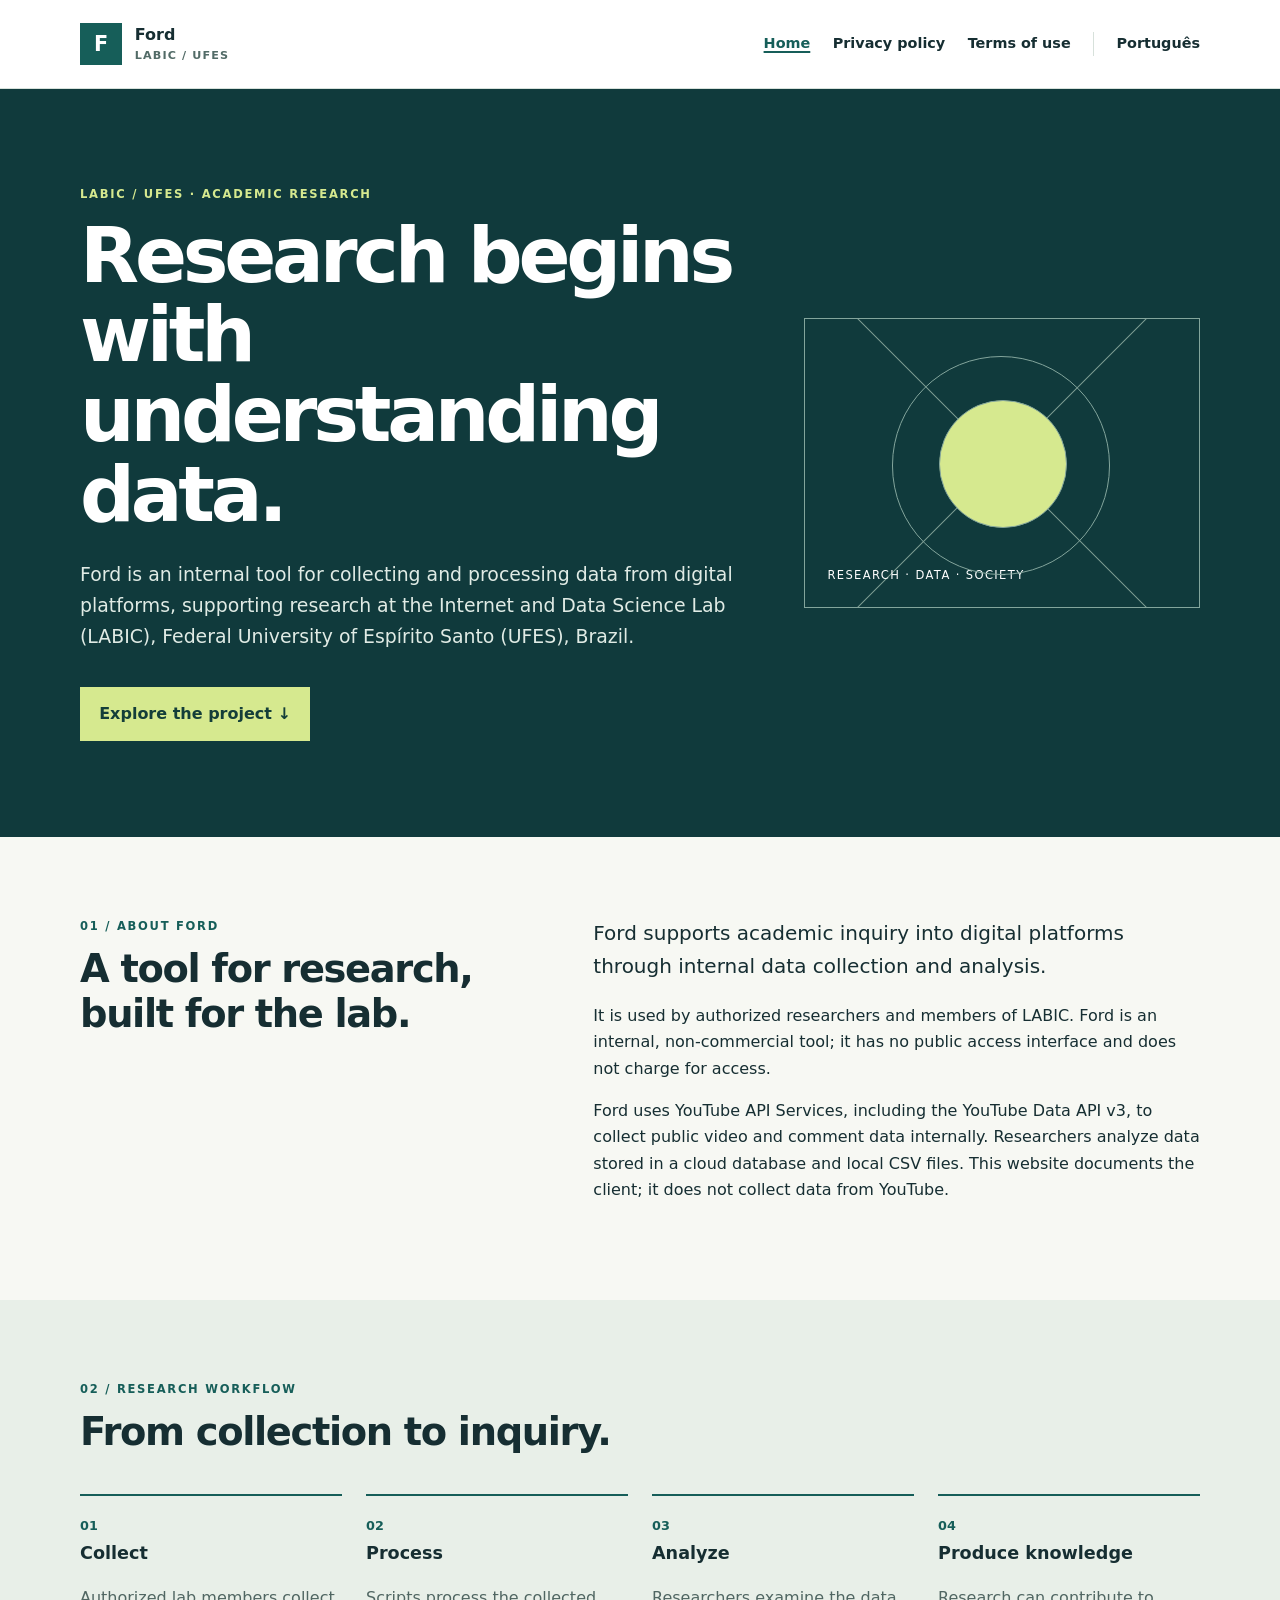
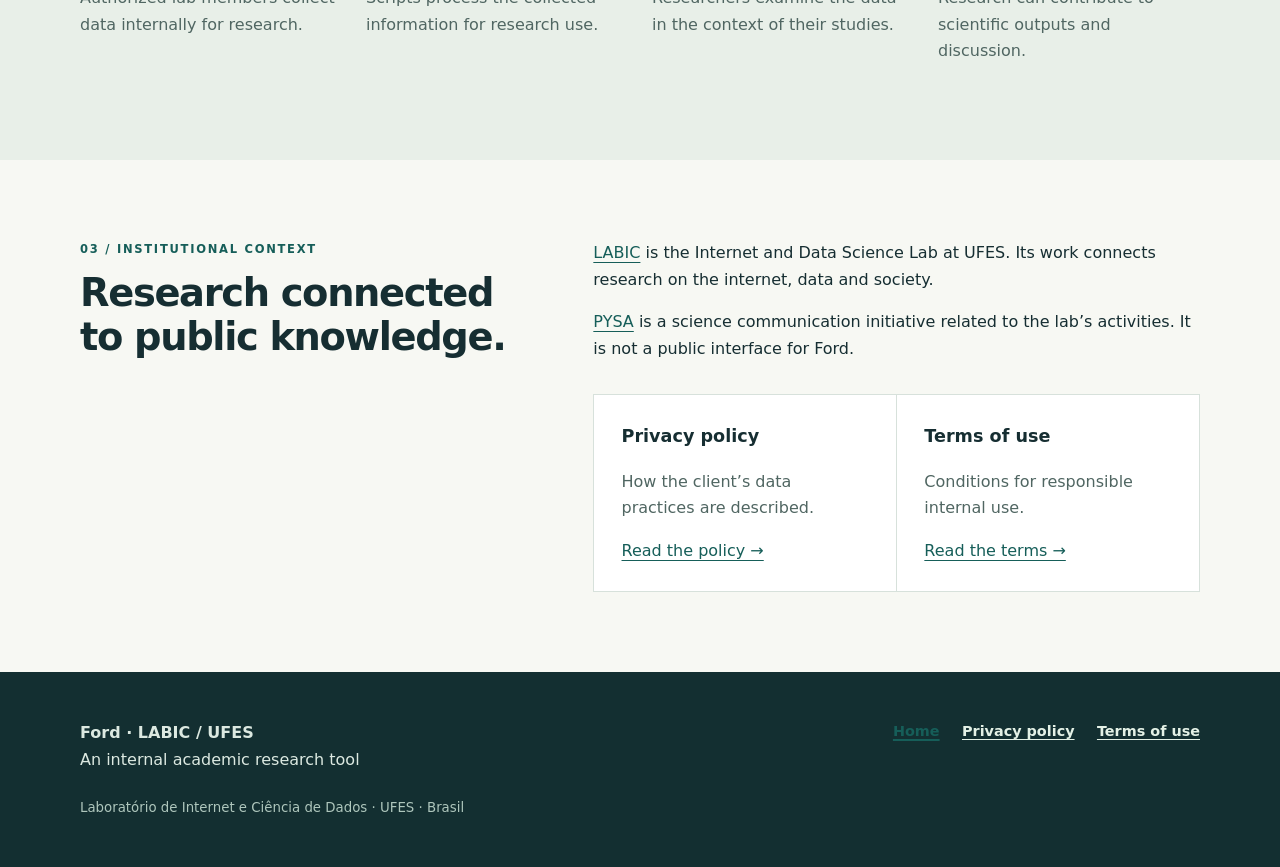
<file: index.html>
<!doctype html><html lang="en"><head><meta charset="utf-8"><meta name="viewport" content="width=device-width, initial-scale=1"><meta name="description" content="Ford · LABIC / UFES — academic research and YouTube API Services"><title>Home | Ford · LABIC/UFES</title><link rel="stylesheet" href="assets/css/style.css"></head><body><a class="skip" href="#main">Skip to content</a><header><div class="wrap head"><a class="brand" href="index.html"><span class="mark" aria-hidden="true">F</span><span>Ford<small>LABIC / UFES</small></span></a><nav aria-label="Main navigation"><a href="index.html" aria-current="page">Home</a><a href="privacy.html">Privacy policy</a><a href="terms.html">Terms of use</a><a class="lang" hreflang="pt-BR" href="pt-br/index.html">Português</a></nav></div></header><main id="main"><section class="hero"><div class="wrap hero-grid"><div><p class="eyebrow">LABIC / UFES · Academic research</p><h1>Research begins with understanding data.</h1><p class="lead">Ford is an internal tool for collecting and processing data from digital platforms, supporting research at the Internet and Data Science Lab (LABIC), Federal University of Espírito Santo (UFES), Brazil.</p><a class="button" href="#about">Explore the project ↓</a></div><div class="art" aria-hidden="true"><span>Research · Data · Society</span></div></div></section><section class="section" id="about"><div class="wrap split"><div><p class="eyebrow">01 / About Ford</p><h2>A tool for research, built for the lab.</h2></div><div><p class="intro">Ford supports academic inquiry into digital platforms through internal data collection and analysis.</p><p>It is used by authorized researchers and members of LABIC. Ford is an internal, non-commercial tool; it has no public access interface and does not charge for access.</p><p>Ford uses YouTube API Services, including the YouTube Data API v3, to collect public video and comment data internally. Researchers analyze data stored in a cloud database and local CSV files. This website documents the client; it does not collect data from YouTube.</p></div></div></section><section class="section workflow"><div class="wrap"><p class="eyebrow">02 / Research workflow</p><h2>From collection to inquiry.</h2><div class="steps"><div class="step"><b>01</b><h3>Collect</h3><p>Authorized lab members collect data internally for research.</p></div><div class="step"><b>02</b><h3>Process</h3><p>Scripts process the collected information for research use.</p></div><div class="step"><b>03</b><h3>Analyze</h3><p>Researchers examine the data in the context of their studies.</p></div><div class="step"><b>04</b><h3>Produce knowledge</h3><p>Research can contribute to scientific outputs and discussion.</p></div></div></div></section><section class="section"><div class="wrap split"><div><p class="eyebrow">03 / Institutional context</p><h2>Research connected to public knowledge.</h2></div><div><p><a href="https://www.labic.net/">LABIC</a> is the Internet and Data Science Lab at UFES. Its work connects research on the internet, data and society.</p><p><a href="https://pysa.com.br/">PYSA</a> is a science communication initiative related to the lab’s activities. It is not a public interface for Ford.</p><div class="cards"><div class="card"><h3>Privacy policy</h3><p>How the client’s data practices are described.</p><a href="privacy.html">Read the policy →</a></div><div class="card"><h3>Terms of use</h3><p>Conditions for responsible internal use.</p><a href="terms.html">Read the terms →</a></div></div></div></div></section></main><footer><div class="wrap"><div class="foot"><div><strong>Ford · LABIC / UFES</strong><br>An internal academic research tool</div><nav aria-label="Footer navigation"><a href="index.html" aria-current="page">Home</a><a href="privacy.html">Privacy policy</a><a href="terms.html">Terms of use</a></nav></div><small>Laboratório de Internet e Ciência de Dados · UFES · Brasil</small></div></footer></body></html>
</file>
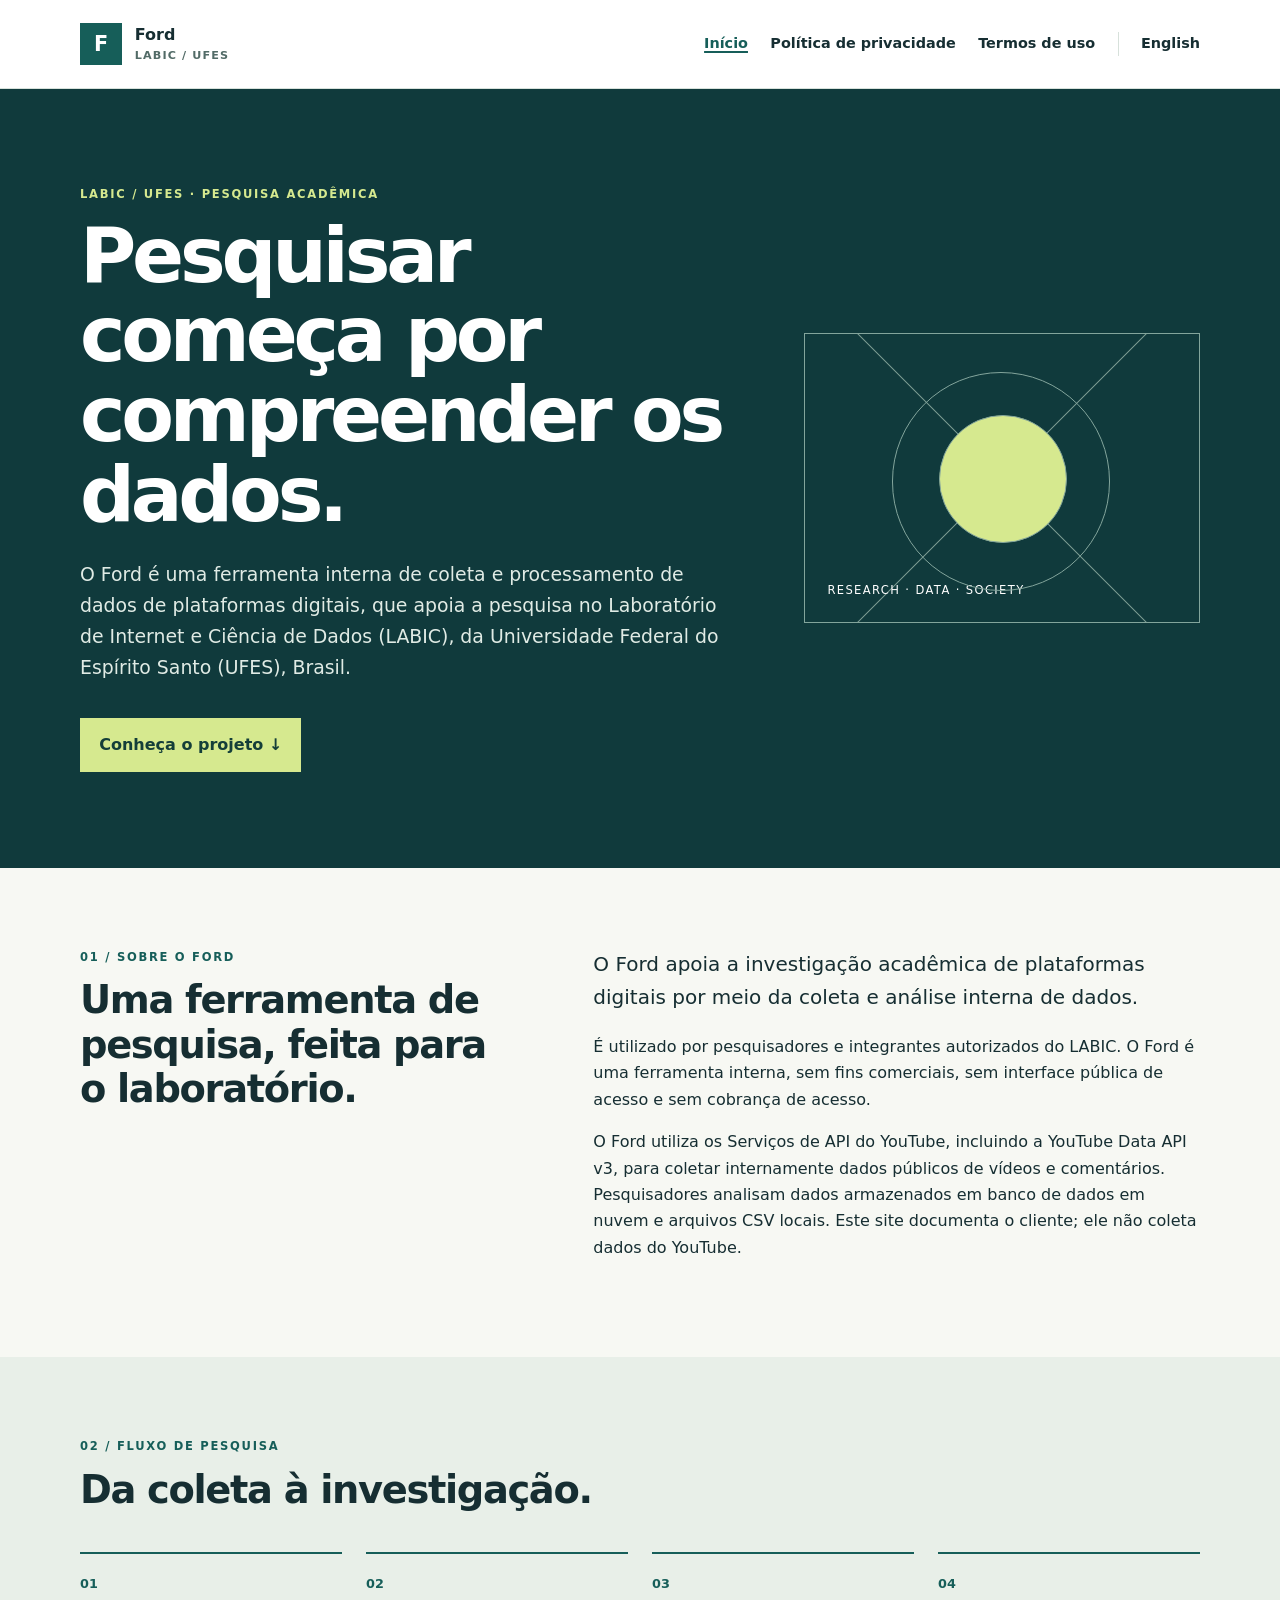
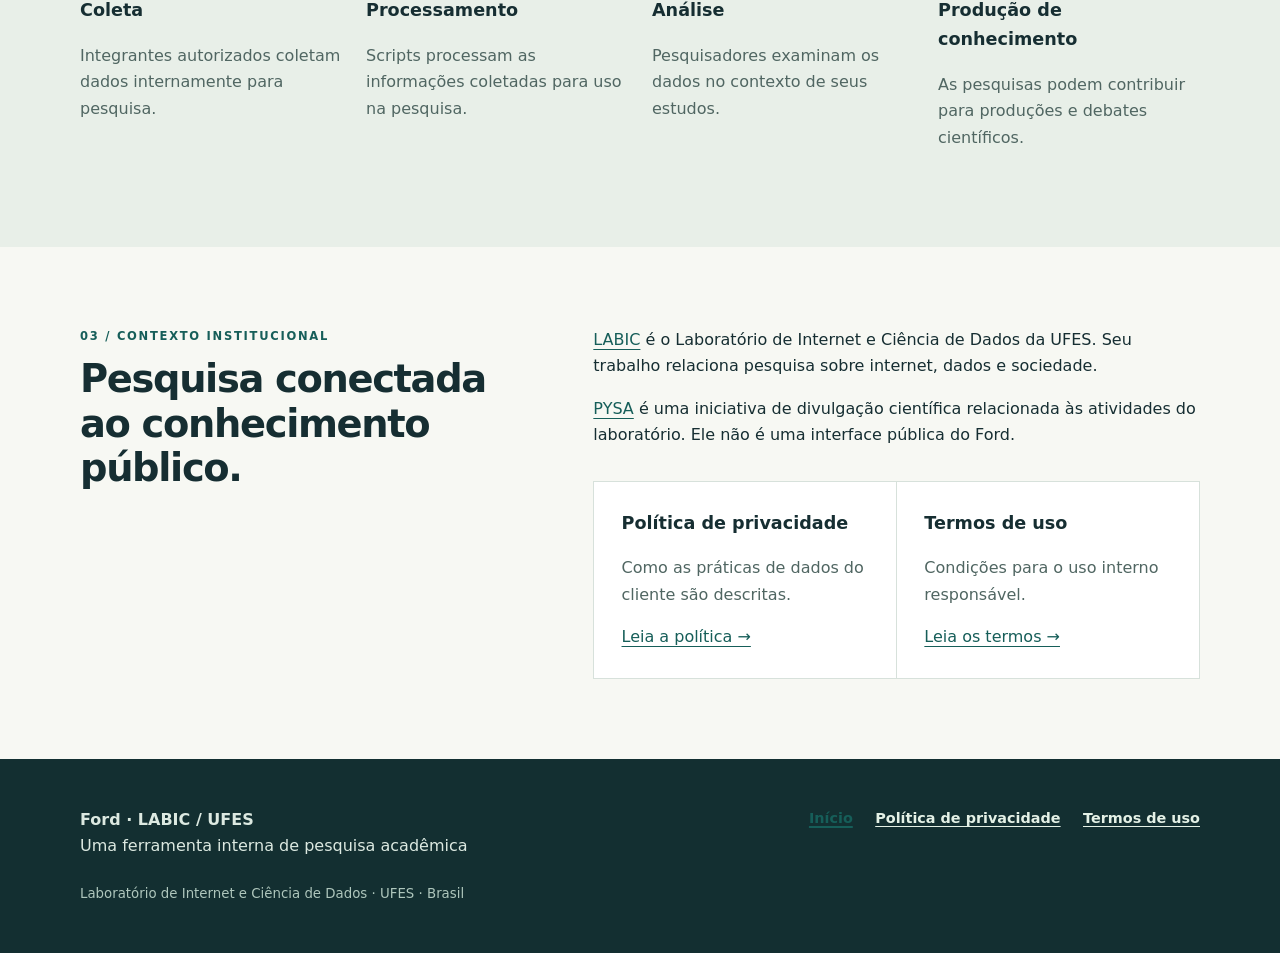
<file: pt-br/index.html>
<!doctype html><html lang="pt-BR"><head><meta charset="utf-8"><meta name="viewport" content="width=device-width, initial-scale=1"><meta name="description" content="Ford · LABIC / UFES — academic research and YouTube API Services"><title>Início | Ford · LABIC/UFES</title><link rel="stylesheet" href="../assets/css/style.css"></head><body><a class="skip" href="#main">Pular para o conteúdo</a><header><div class="wrap head"><a class="brand" href="index.html"><span class="mark" aria-hidden="true">F</span><span>Ford<small>LABIC / UFES</small></span></a><nav aria-label="Navegação principal"><a href="index.html" aria-current="page">Início</a><a href="privacy.html">Política de privacidade</a><a href="terms.html">Termos de uso</a><a class="lang" hreflang="en" href="../index.html">English</a></nav></div></header><main id="main"><section class="hero"><div class="wrap hero-grid"><div><p class="eyebrow">LABIC / UFES · Pesquisa acadêmica</p><h1>Pesquisar começa por compreender os dados.</h1><p class="lead">O Ford é uma ferramenta interna de coleta e processamento de dados de plataformas digitais, que apoia a pesquisa no Laboratório de Internet e Ciência de Dados (LABIC), da Universidade Federal do Espírito Santo (UFES), Brasil.</p><a class="button" href="#about">Conheça o projeto ↓</a></div><div class="art" aria-hidden="true"><span>Research · Data · Society</span></div></div></section><section class="section" id="about"><div class="wrap split"><div><p class="eyebrow">01 / Sobre o Ford</p><h2>Uma ferramenta de pesquisa, feita para o laboratório.</h2></div><div><p class="intro">O Ford apoia a investigação acadêmica de plataformas digitais por meio da coleta e análise interna de dados.</p><p>É utilizado por pesquisadores e integrantes autorizados do LABIC. O Ford é uma ferramenta interna, sem fins comerciais, sem interface pública de acesso e sem cobrança de acesso.</p><p>O Ford utiliza os Serviços de API do YouTube, incluindo a YouTube Data API v3, para coletar internamente dados públicos de vídeos e comentários. Pesquisadores analisam dados armazenados em banco de dados em nuvem e arquivos CSV locais. Este site documenta o cliente; ele não coleta dados do YouTube.</p></div></div></section><section class="section workflow"><div class="wrap"><p class="eyebrow">02 / Fluxo de pesquisa</p><h2>Da coleta à investigação.</h2><div class="steps"><div class="step"><b>01</b><h3>Coleta</h3><p>Integrantes autorizados coletam dados internamente para pesquisa.</p></div><div class="step"><b>02</b><h3>Processamento</h3><p>Scripts processam as informações coletadas para uso na pesquisa.</p></div><div class="step"><b>03</b><h3>Análise</h3><p>Pesquisadores examinam os dados no contexto de seus estudos.</p></div><div class="step"><b>04</b><h3>Produção de conhecimento</h3><p>As pesquisas podem contribuir para produções e debates científicos.</p></div></div></div></section><section class="section"><div class="wrap split"><div><p class="eyebrow">03 / Contexto institucional</p><h2>Pesquisa conectada ao conhecimento público.</h2></div><div><p><a href="https://www.labic.net/">LABIC</a> é o Laboratório de Internet e Ciência de Dados da UFES. Seu trabalho relaciona pesquisa sobre internet, dados e sociedade.</p><p><a href="https://pysa.com.br/">PYSA</a> é uma iniciativa de divulgação científica relacionada às atividades do laboratório. Ele não é uma interface pública do Ford.</p><div class="cards"><div class="card"><h3>Política de privacidade</h3><p>Como as práticas de dados do cliente são descritas.</p><a href="privacy.html">Leia a política →</a></div><div class="card"><h3>Termos de uso</h3><p>Condições para o uso interno responsável.</p><a href="terms.html">Leia os termos →</a></div></div></div></div></section></main><footer><div class="wrap"><div class="foot"><div><strong>Ford · LABIC / UFES</strong><br>Uma ferramenta interna de pesquisa acadêmica</div><nav aria-label="Navegação do rodapé"><a href="index.html" aria-current="page">Início</a><a href="privacy.html">Política de privacidade</a><a href="terms.html">Termos de uso</a></nav></div><small>Laboratório de Internet e Ciência de Dados · UFES · Brasil</small></div></footer></body></html>
</file>
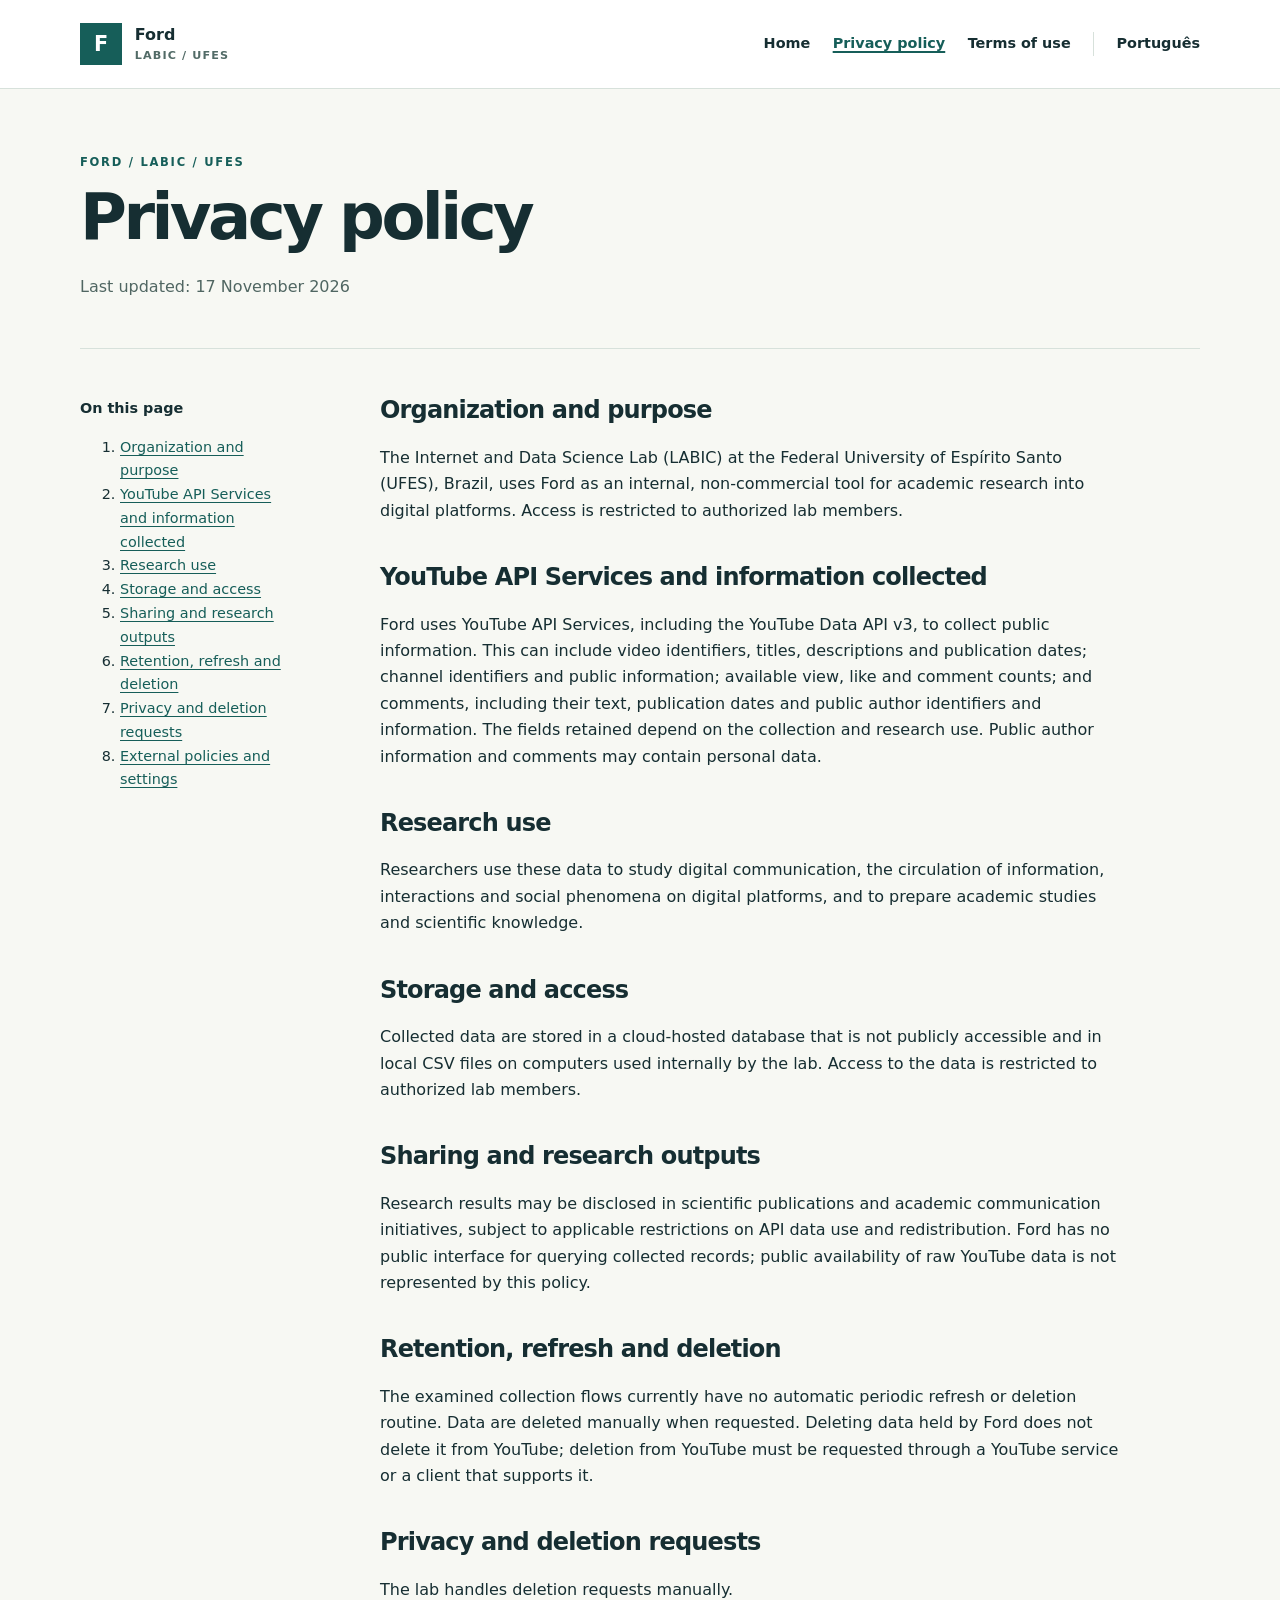
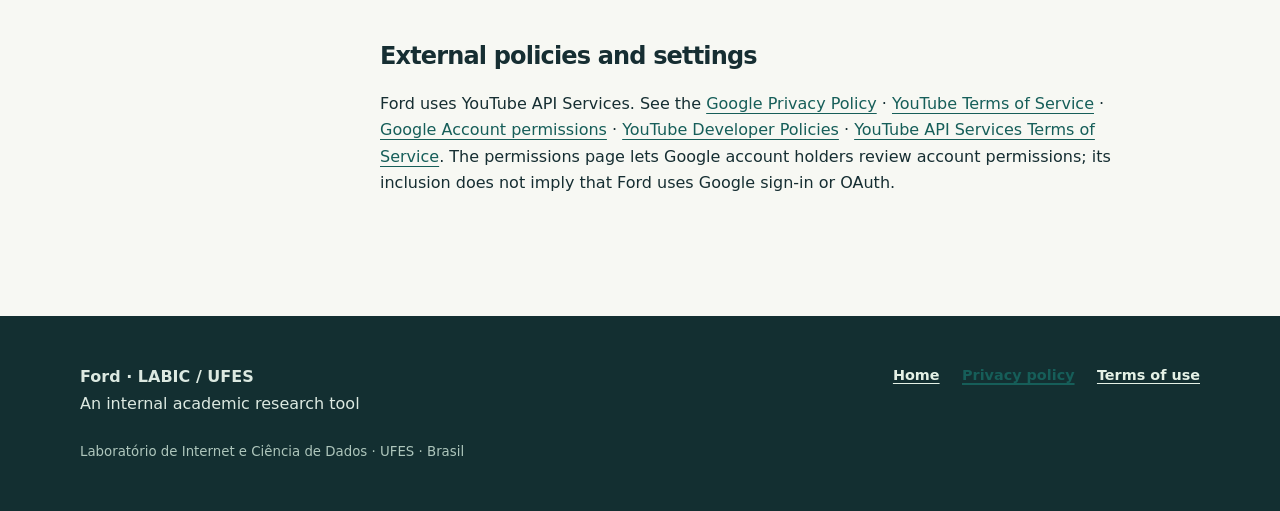
<file: privacy.html>
<!doctype html><html lang="en"><head><meta charset="utf-8"><meta name="viewport" content="width=device-width, initial-scale=1"><meta name="description" content="Ford · LABIC / UFES — academic research and YouTube API Services"><title>Privacy policy | Ford · LABIC/UFES</title><link rel="stylesheet" href="assets/css/style.css"></head><body><a class="skip" href="#main">Skip to content</a><header><div class="wrap head"><a class="brand" href="index.html"><span class="mark" aria-hidden="true">F</span><span>Ford<small>LABIC / UFES</small></span></a><nav aria-label="Main navigation"><a href="index.html">Home</a><a href="privacy.html" aria-current="page">Privacy policy</a><a href="terms.html">Terms of use</a><a class="lang" hreflang="pt-BR" href="pt-br/privacy.html">Português</a></nav></div></header><main id="main"><div class="wrap dochead"><p class="eyebrow">Ford / LABIC / UFES</p><h1>Privacy policy</h1><p class="muted">Last updated: 17 November 2026</p></div><div class="wrap doc"><aside><strong>On this page</strong><ol><li><a href="#s0">Organization and purpose</a></li><li><a href="#s1">YouTube API Services and information collected</a></li><li><a href="#s2">Research use</a></li><li><a href="#s3">Storage and access</a></li><li><a href="#s4">Sharing and research outputs</a></li><li><a href="#s5">Retention, refresh and deletion</a></li><li><a href="#s6">Privacy and deletion requests</a></li><li><a href="#s7">External policies and settings</a></li></ol></aside><article><section id="s0"><h2>Organization and purpose</h2><p>The Internet and Data Science Lab (LABIC) at the Federal University of Espírito Santo (UFES), Brazil, uses Ford as an internal, non-commercial tool for academic research into digital platforms. Access is restricted to authorized lab members.</p></section><section id="s1"><h2>YouTube API Services and information collected</h2><p>Ford uses YouTube API Services, including the YouTube Data API v3, to collect public information. This can include video identifiers, titles, descriptions and publication dates; channel identifiers and public information; available view, like and comment counts; and comments, including their text, publication dates and public author identifiers and information. The fields retained depend on the collection and research use. Public author information and comments may contain personal data.</p></section><section id="s2"><h2>Research use</h2><p>Researchers use these data to study digital communication, the circulation of information, interactions and social phenomena on digital platforms, and to prepare academic studies and scientific knowledge.</p></section><section id="s3"><h2>Storage and access</h2><p>Collected data are stored in a cloud-hosted database that is not publicly accessible and in local CSV files on computers used internally by the lab. Access to the data is restricted to authorized lab members. </p></section><section id="s4"><h2>Sharing and research outputs</h2><p>Research results may be disclosed in scientific publications and academic communication initiatives, subject to applicable restrictions on API data use and redistribution. Ford has no public interface for querying collected records; public availability of raw YouTube data is not represented by this policy.</p></section><section id="s5"><h2>Retention, refresh and deletion</h2><p>The examined collection flows currently have no automatic periodic refresh or deletion routine. Data are deleted manually when requested. Deleting data held by Ford does not delete it from YouTube; deletion from YouTube must be requested through a YouTube service or a client that supports it.</p></section><section id="s6"><h2>Privacy and deletion requests</h2><p>The lab handles deletion requests manually.</p></section><section id="s7"><h2>External policies and settings</h2><p>Ford uses YouTube API Services. See the <a href="https://policies.google.com/privacy">Google Privacy Policy</a> · <a href="https://www.youtube.com/t/terms">YouTube Terms of Service</a> · <a href="https://security.google.com/settings/security/permissions">Google Account permissions</a> · <a href="https://developers.google.com/youtube/terms/developer-policies">YouTube Developer Policies</a> · <a href="https://developers.google.com/youtube/terms/api-services-terms-of-service">YouTube API Services Terms of Service</a>. The permissions page lets Google account holders review account permissions; its inclusion does not imply that Ford uses Google sign-in or OAuth.</p></section></article></div></main><footer><div class="wrap"><div class="foot"><div><strong>Ford · LABIC / UFES</strong><br>An internal academic research tool</div><nav aria-label="Footer navigation"><a href="index.html">Home</a><a href="privacy.html" aria-current="page">Privacy policy</a><a href="terms.html">Terms of use</a></nav></div><small>Laboratório de Internet e Ciência de Dados · UFES · Brasil</small></div></footer></body></html>
</file>
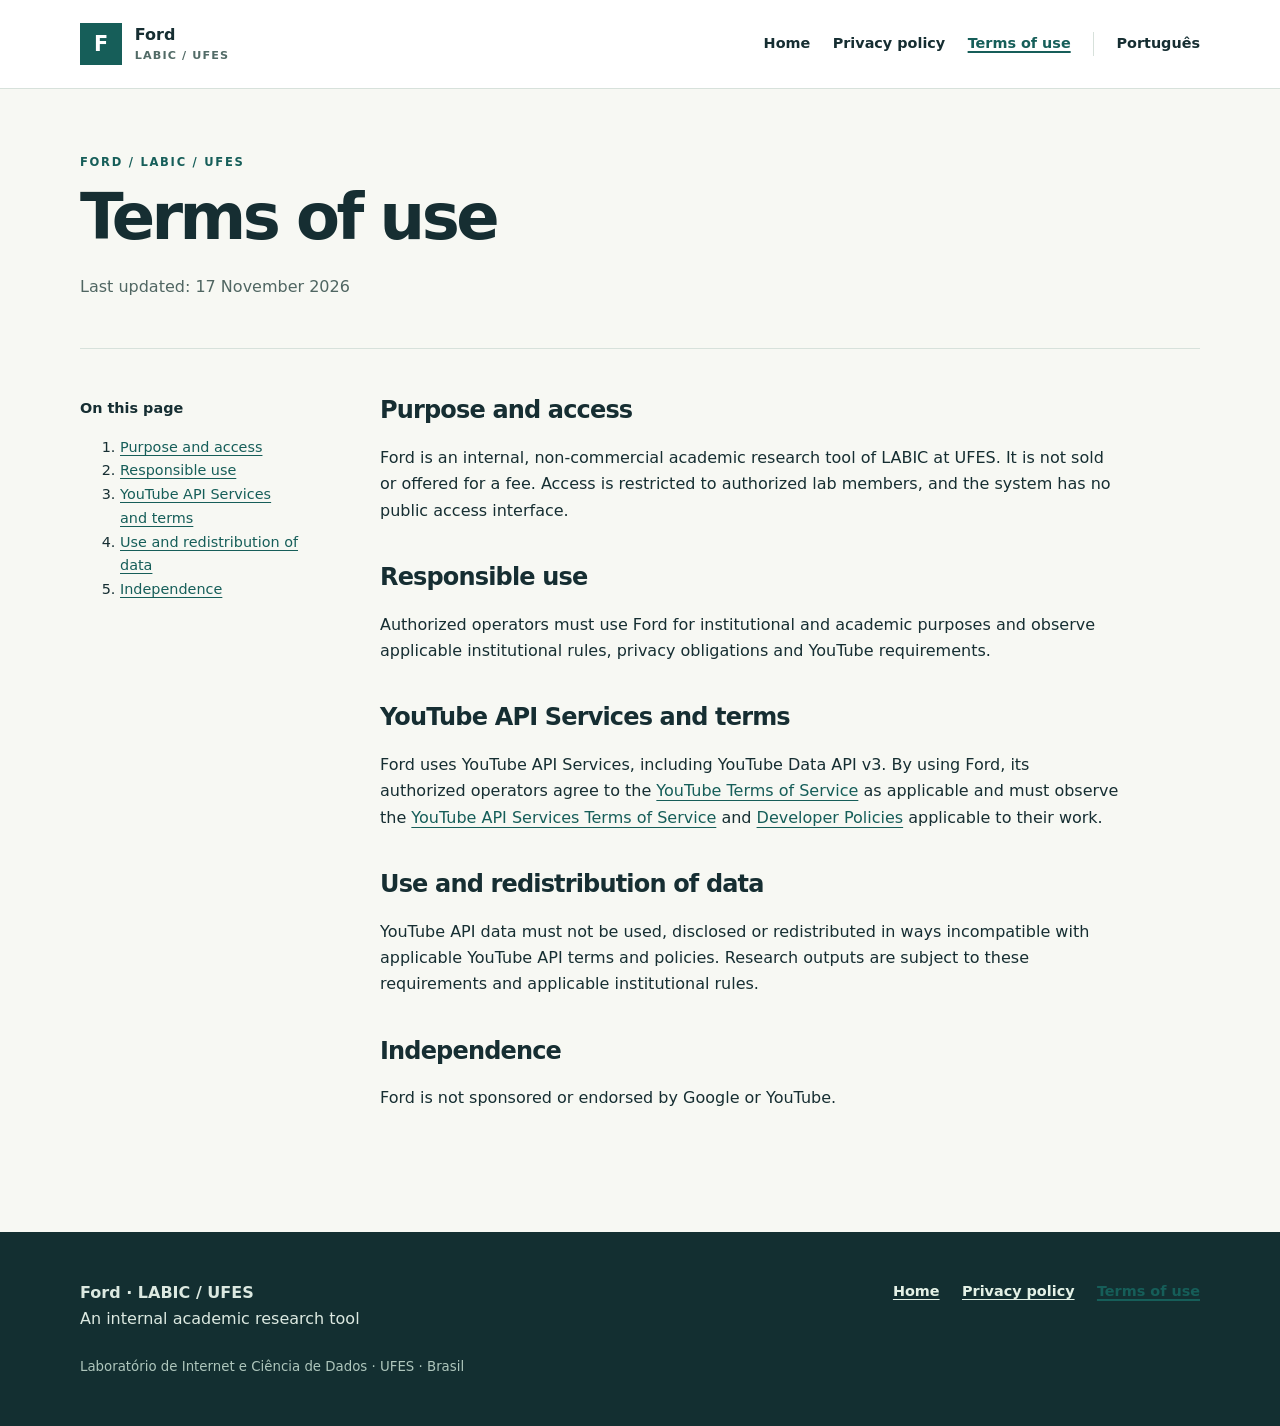
<file: terms.html>
<!doctype html><html lang="en"><head><meta charset="utf-8"><meta name="viewport" content="width=device-width, initial-scale=1"><meta name="description" content="Ford · LABIC / UFES — academic research and YouTube API Services"><title>Terms of use | Ford · LABIC/UFES</title><link rel="stylesheet" href="assets/css/style.css"></head><body><a class="skip" href="#main">Skip to content</a><header><div class="wrap head"><a class="brand" href="index.html"><span class="mark" aria-hidden="true">F</span><span>Ford<small>LABIC / UFES</small></span></a><nav aria-label="Main navigation"><a href="index.html">Home</a><a href="privacy.html">Privacy policy</a><a href="terms.html" aria-current="page">Terms of use</a><a class="lang" hreflang="pt-BR" href="pt-br/terms.html">Português</a></nav></div></header><main id="main"><div class="wrap dochead"><p class="eyebrow">Ford / LABIC / UFES</p><h1>Terms of use</h1><p class="muted">Last updated: 17 November 2026</p></div><div class="wrap doc"><aside><strong>On this page</strong><ol><li><a href="#s0">Purpose and access</a></li><li><a href="#s1">Responsible use</a></li><li><a href="#s2">YouTube API Services and terms</a></li><li><a href="#s3">Use and redistribution of data</a></li><li><a href="#s4">Independence</a></li></ol></aside><article><section id="s0"><h2>Purpose and access</h2><p>Ford is an internal, non-commercial academic research tool of LABIC at UFES. It is not sold or offered for a fee. Access is restricted to authorized lab members, and the system has no public access interface.</p></section><section id="s1"><h2>Responsible use</h2><p>Authorized operators must use Ford for institutional and academic purposes and observe applicable institutional rules, privacy obligations and YouTube requirements.</p></section><section id="s2"><h2>YouTube API Services and terms</h2><p>Ford uses YouTube API Services, including YouTube Data API v3. By using Ford, its authorized operators agree to the <a href="https://www.youtube.com/t/terms">YouTube Terms of Service</a> as applicable and must observe the <a href="https://developers.google.com/youtube/terms/api-services-terms-of-service">YouTube API Services Terms of Service</a> and <a href="https://developers.google.com/youtube/terms/developer-policies">Developer Policies</a> applicable to their work.</p></section><section id="s3"><h2>Use and redistribution of data</h2><p>YouTube API data must not be used, disclosed or redistributed in ways incompatible with applicable YouTube API terms and policies. Research outputs are subject to these requirements and applicable institutional rules.</p></section><section id="s4"><h2>Independence</h2><p>Ford is not sponsored or endorsed by Google or YouTube.</p></section></article></div></main><footer><div class="wrap"><div class="foot"><div><strong>Ford · LABIC / UFES</strong><br>An internal academic research tool</div><nav aria-label="Footer navigation"><a href="index.html">Home</a><a href="privacy.html">Privacy policy</a><a href="terms.html" aria-current="page">Terms of use</a></nav></div><small>Laboratório de Internet e Ciência de Dados · UFES · Brasil</small></div></footer></body></html>
</file>
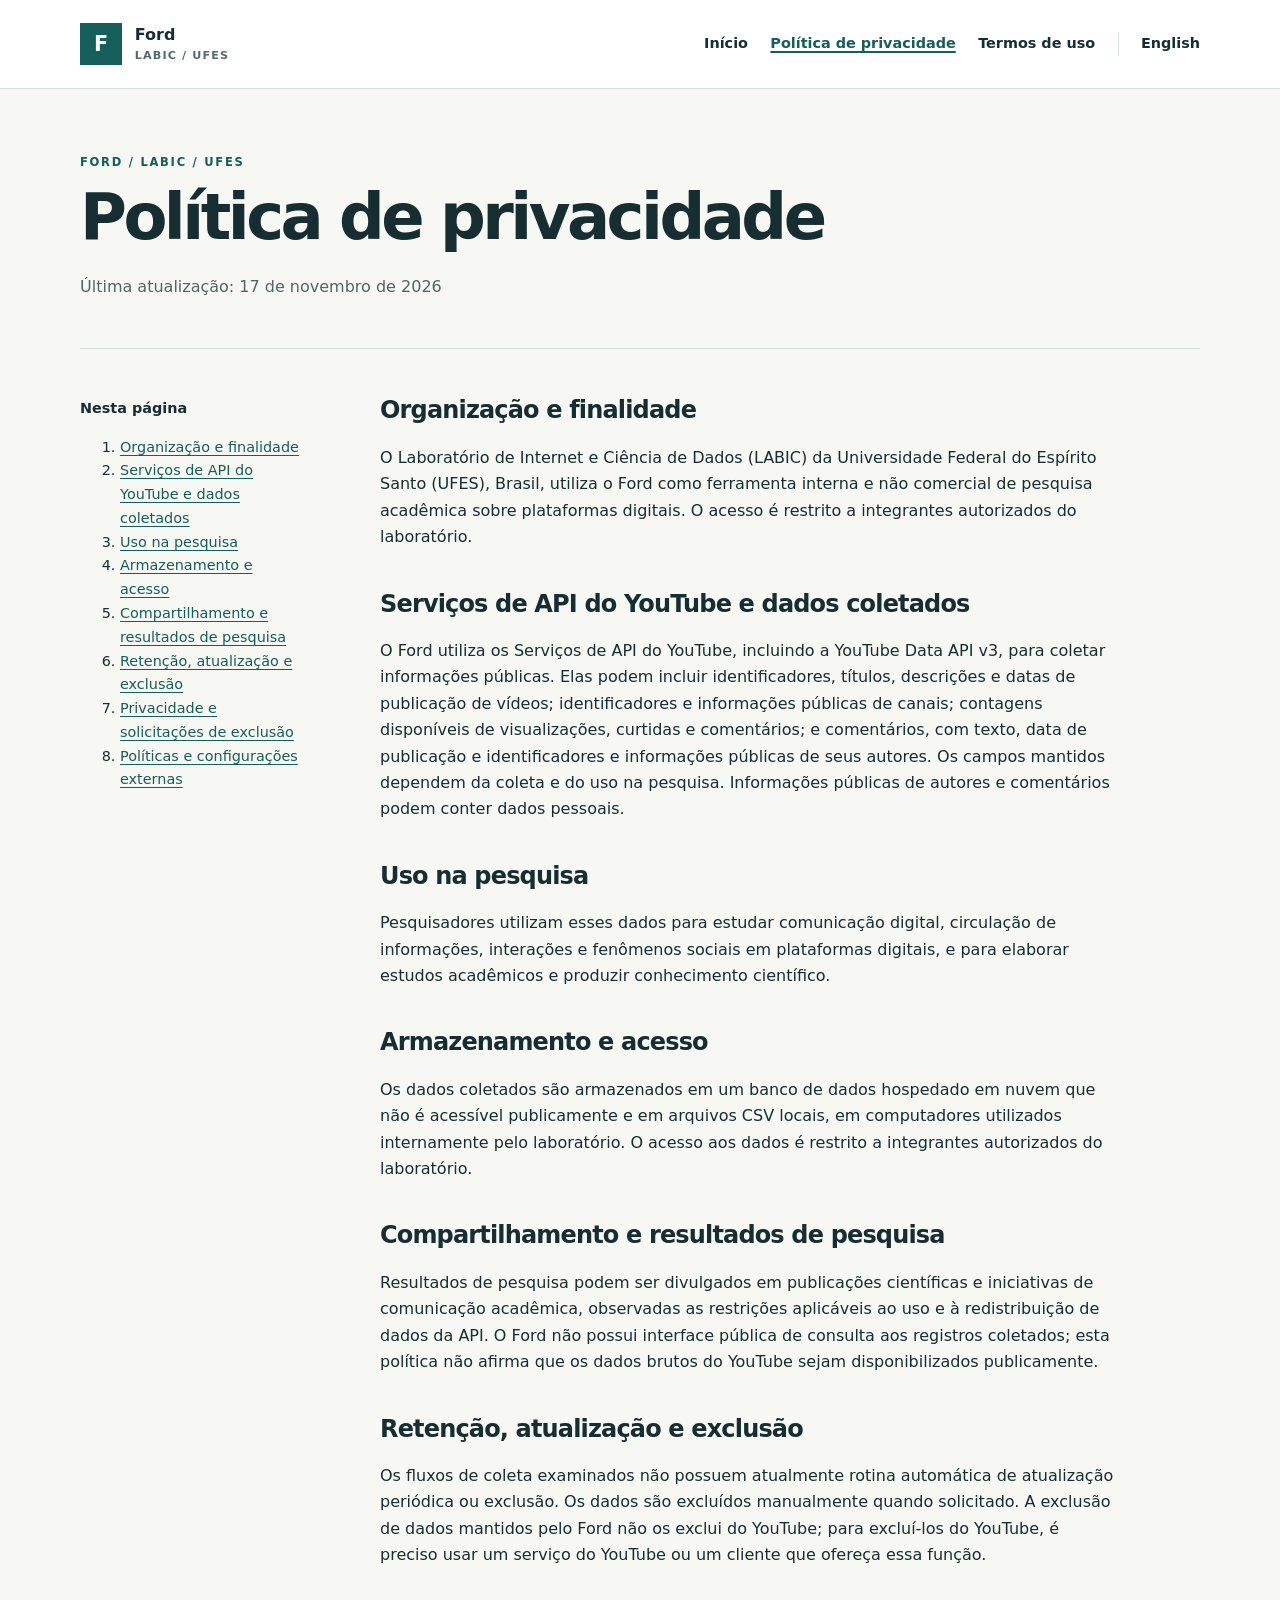
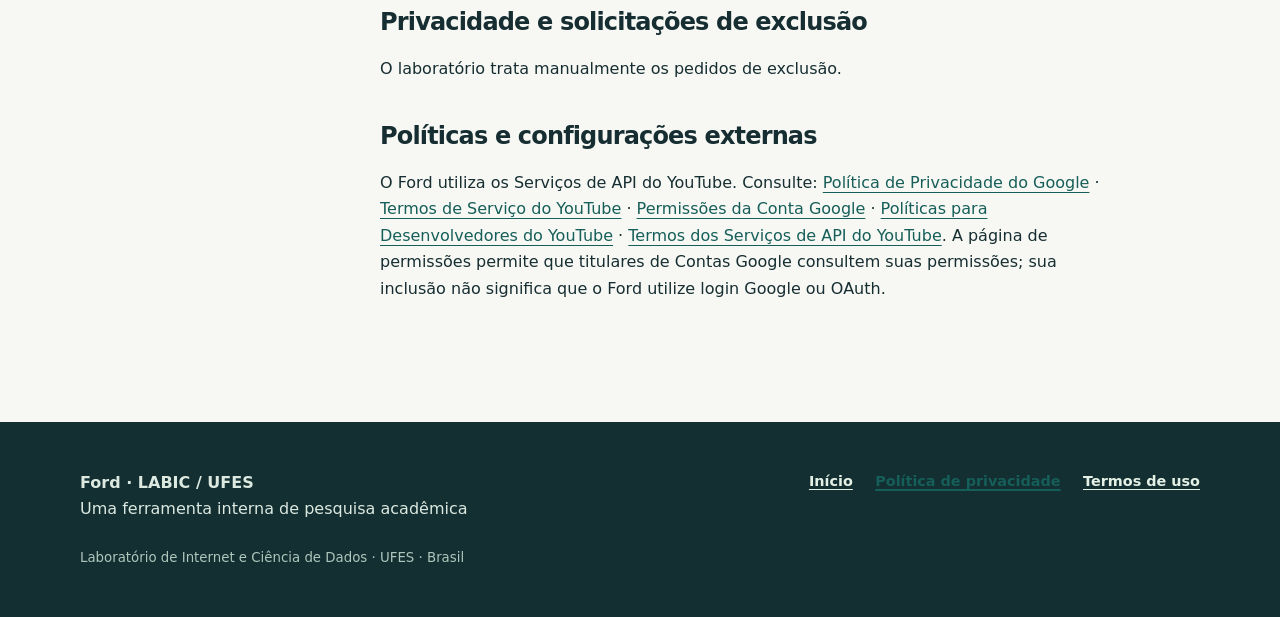
<file: pt-br/privacy.html>
<!doctype html><html lang="pt-BR"><head><meta charset="utf-8"><meta name="viewport" content="width=device-width, initial-scale=1"><meta name="description" content="Ford · LABIC / UFES — academic research and YouTube API Services"><title>Política de privacidade | Ford · LABIC/UFES</title><link rel="stylesheet" href="../assets/css/style.css"></head><body><a class="skip" href="#main">Pular para o conteúdo</a><header><div class="wrap head"><a class="brand" href="index.html"><span class="mark" aria-hidden="true">F</span><span>Ford<small>LABIC / UFES</small></span></a><nav aria-label="Navegação principal"><a href="index.html">Início</a><a href="privacy.html" aria-current="page">Política de privacidade</a><a href="terms.html">Termos de uso</a><a class="lang" hreflang="en" href="../privacy.html">English</a></nav></div></header><main id="main"><div class="wrap dochead"><p class="eyebrow">Ford / LABIC / UFES</p><h1>Política de privacidade</h1><p class="muted">Última atualização: 17 de novembro de 2026</p></div><div class="wrap doc"><aside><strong>Nesta página</strong><ol><li><a href="#s0">Organização e finalidade</a></li><li><a href="#s1">Serviços de API do YouTube e dados coletados</a></li><li><a href="#s2">Uso na pesquisa</a></li><li><a href="#s3">Armazenamento e acesso</a></li><li><a href="#s4">Compartilhamento e resultados de pesquisa</a></li><li><a href="#s5">Retenção, atualização e exclusão</a></li><li><a href="#s6">Privacidade e solicitações de exclusão</a></li><li><a href="#s7">Políticas e configurações externas</a></li></ol></aside><article><section id="s0"><h2>Organização e finalidade</h2><p>O Laboratório de Internet e Ciência de Dados (LABIC) da Universidade Federal do Espírito Santo (UFES), Brasil, utiliza o Ford como ferramenta interna e não comercial de pesquisa acadêmica sobre plataformas digitais. O acesso é restrito a integrantes autorizados do laboratório.</p></section><section id="s1"><h2>Serviços de API do YouTube e dados coletados</h2><p>O Ford utiliza os Serviços de API do YouTube, incluindo a YouTube Data API v3, para coletar informações públicas. Elas podem incluir identificadores, títulos, descrições e datas de publicação de vídeos; identificadores e informações públicas de canais; contagens disponíveis de visualizações, curtidas e comentários; e comentários, com texto, data de publicação e identificadores e informações públicas de seus autores. Os campos mantidos dependem da coleta e do uso na pesquisa. Informações públicas de autores e comentários podem conter dados pessoais.</p></section><section id="s2"><h2>Uso na pesquisa</h2><p>Pesquisadores utilizam esses dados para estudar comunicação digital, circulação de informações, interações e fenômenos sociais em plataformas digitais, e para elaborar estudos acadêmicos e produzir conhecimento científico.</p></section><section id="s3"><h2>Armazenamento e acesso</h2><p>Os dados coletados são armazenados em um banco de dados hospedado em nuvem que não é acessível publicamente e em arquivos CSV locais, em computadores utilizados internamente pelo laboratório. O acesso aos dados é restrito a integrantes autorizados do laboratório. </p></section><section id="s4"><h2>Compartilhamento e resultados de pesquisa</h2><p>Resultados de pesquisa podem ser divulgados em publicações científicas e iniciativas de comunicação acadêmica, observadas as restrições aplicáveis ao uso e à redistribuição de dados da API. O Ford não possui interface pública de consulta aos registros coletados; esta política não afirma que os dados brutos do YouTube sejam disponibilizados publicamente.</p></section><section id="s5"><h2>Retenção, atualização e exclusão</h2><p>Os fluxos de coleta examinados não possuem atualmente rotina automática de atualização periódica ou exclusão. Os dados são excluídos manualmente quando solicitado. A exclusão de dados mantidos pelo Ford não os exclui do YouTube; para excluí-los do YouTube, é preciso usar um serviço do YouTube ou um cliente que ofereça essa função.</p></section><section id="s6"><h2>Privacidade e solicitações de exclusão</h2><p>O laboratório trata manualmente os pedidos de exclusão.</p></section><section id="s7"><h2>Políticas e configurações externas</h2><p>O Ford utiliza os Serviços de API do YouTube. Consulte: <a href="https://policies.google.com/privacy">Política de Privacidade do Google</a> · <a href="https://www.youtube.com/t/terms">Termos de Serviço do YouTube</a> · <a href="https://security.google.com/settings/security/permissions">Permissões da Conta Google</a> · <a href="https://developers.google.com/youtube/terms/developer-policies">Políticas para Desenvolvedores do YouTube</a> · <a href="https://developers.google.com/youtube/terms/api-services-terms-of-service">Termos dos Serviços de API do YouTube</a>. A página de permissões permite que titulares de Contas Google consultem suas permissões; sua inclusão não significa que o Ford utilize login Google ou OAuth.</p></section></article></div></main><footer><div class="wrap"><div class="foot"><div><strong>Ford · LABIC / UFES</strong><br>Uma ferramenta interna de pesquisa acadêmica</div><nav aria-label="Navegação do rodapé"><a href="index.html">Início</a><a href="privacy.html" aria-current="page">Política de privacidade</a><a href="terms.html">Termos de uso</a></nav></div><small>Laboratório de Internet e Ciência de Dados · UFES · Brasil</small></div></footer></body></html>
</file>
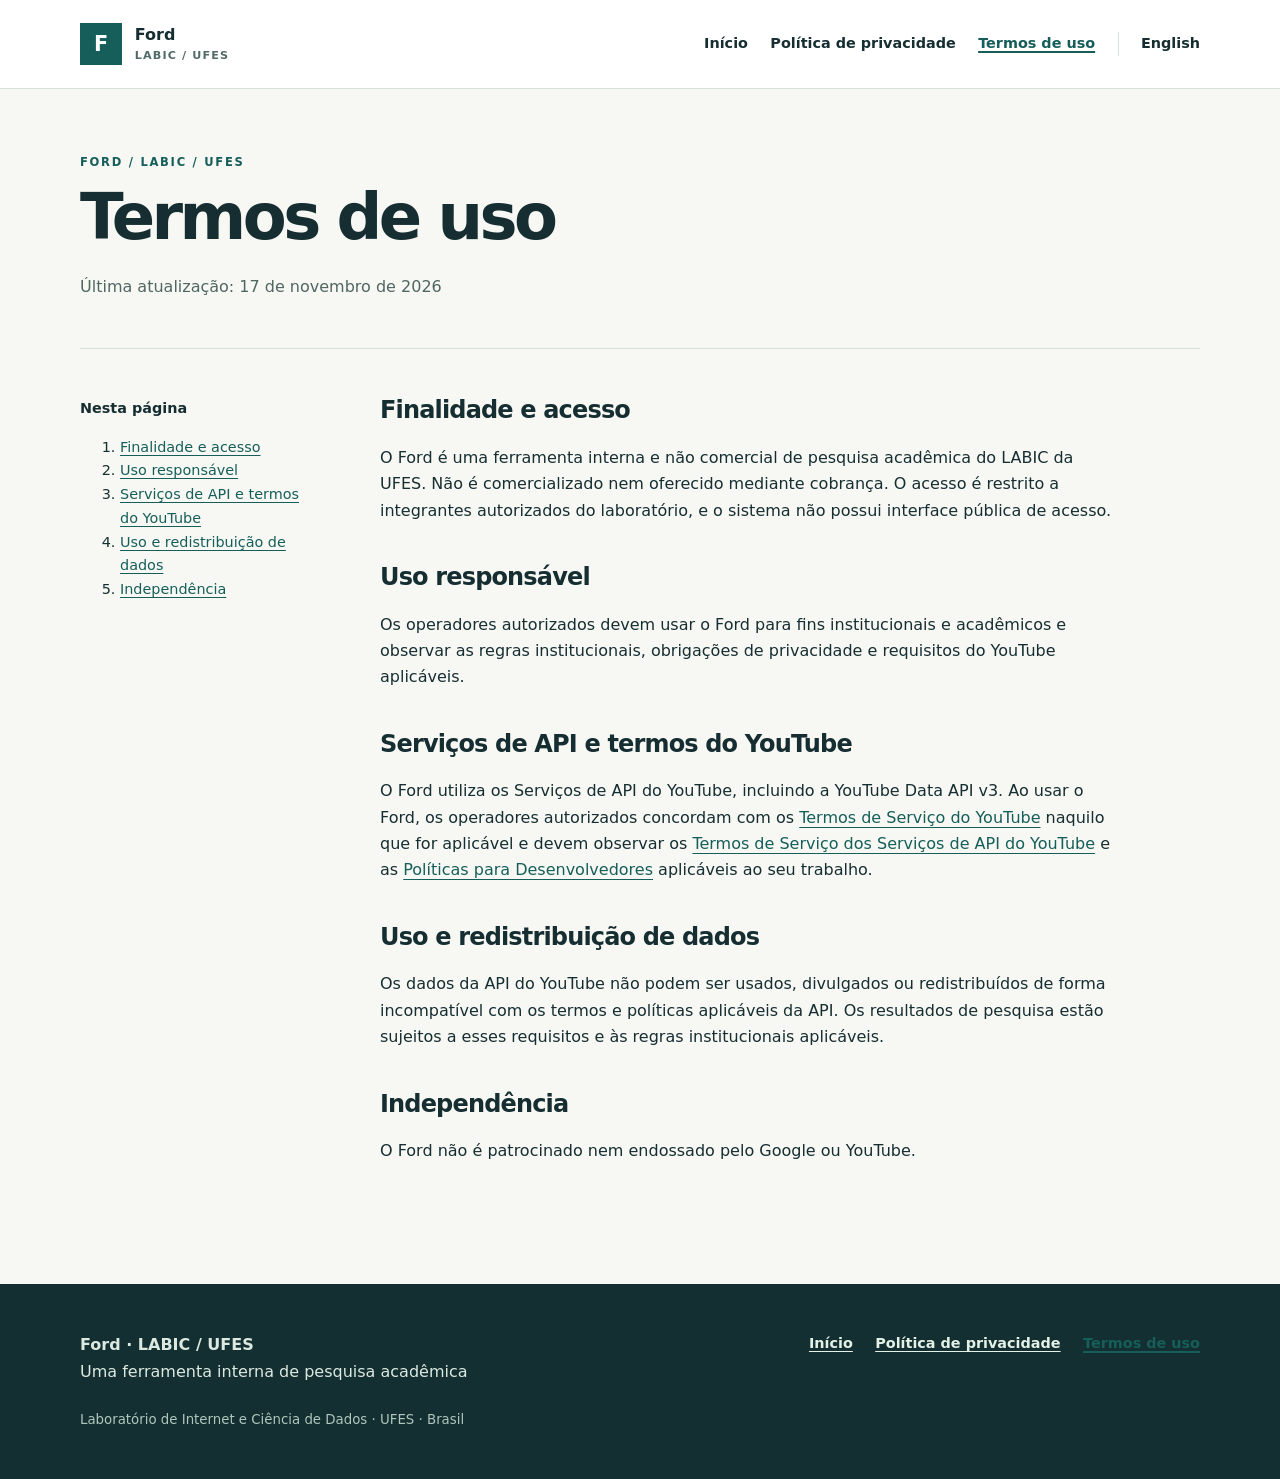
<file: pt-br/terms.html>
<!doctype html><html lang="pt-BR"><head><meta charset="utf-8"><meta name="viewport" content="width=device-width, initial-scale=1"><meta name="description" content="Ford · LABIC / UFES — academic research and YouTube API Services"><title>Termos de uso | Ford · LABIC/UFES</title><link rel="stylesheet" href="../assets/css/style.css"></head><body><a class="skip" href="#main">Pular para o conteúdo</a><header><div class="wrap head"><a class="brand" href="index.html"><span class="mark" aria-hidden="true">F</span><span>Ford<small>LABIC / UFES</small></span></a><nav aria-label="Navegação principal"><a href="index.html">Início</a><a href="privacy.html">Política de privacidade</a><a href="terms.html" aria-current="page">Termos de uso</a><a class="lang" hreflang="en" href="../terms.html">English</a></nav></div></header><main id="main"><div class="wrap dochead"><p class="eyebrow">Ford / LABIC / UFES</p><h1>Termos de uso</h1><p class="muted">Última atualização: 17 de novembro de 2026</p></div><div class="wrap doc"><aside><strong>Nesta página</strong><ol><li><a href="#s0">Finalidade e acesso</a></li><li><a href="#s1">Uso responsável</a></li><li><a href="#s2">Serviços de API e termos do YouTube</a></li><li><a href="#s3">Uso e redistribuição de dados</a></li><li><a href="#s4">Independência</a></li></ol></aside><article><section id="s0"><h2>Finalidade e acesso</h2><p>O Ford é uma ferramenta interna e não comercial de pesquisa acadêmica do LABIC da UFES. Não é comercializado nem oferecido mediante cobrança. O acesso é restrito a integrantes autorizados do laboratório, e o sistema não possui interface pública de acesso.</p></section><section id="s1"><h2>Uso responsável</h2><p>Os operadores autorizados devem usar o Ford para fins institucionais e acadêmicos e observar as regras institucionais, obrigações de privacidade e requisitos do YouTube aplicáveis.</p></section><section id="s2"><h2>Serviços de API e termos do YouTube</h2><p>O Ford utiliza os Serviços de API do YouTube, incluindo a YouTube Data API v3. Ao usar o Ford, os operadores autorizados concordam com os <a href="https://www.youtube.com/t/terms">Termos de Serviço do YouTube</a> naquilo que for aplicável e devem observar os <a href="https://developers.google.com/youtube/terms/api-services-terms-of-service">Termos de Serviço dos Serviços de API do YouTube</a> e as <a href="https://developers.google.com/youtube/terms/developer-policies">Políticas para Desenvolvedores</a> aplicáveis ao seu trabalho.</p></section><section id="s3"><h2>Uso e redistribuição de dados</h2><p>Os dados da API do YouTube não podem ser usados, divulgados ou redistribuídos de forma incompatível com os termos e políticas aplicáveis da API. Os resultados de pesquisa estão sujeitos a esses requisitos e às regras institucionais aplicáveis.</p></section><section id="s4"><h2>Independência</h2><p>O Ford não é patrocinado nem endossado pelo Google ou YouTube.</p></section></article></div></main><footer><div class="wrap"><div class="foot"><div><strong>Ford · LABIC / UFES</strong><br>Uma ferramenta interna de pesquisa acadêmica</div><nav aria-label="Navegação do rodapé"><a href="index.html">Início</a><a href="privacy.html">Política de privacidade</a><a href="terms.html" aria-current="page">Termos de uso</a></nav></div><small>Laboratório de Internet e Ciência de Dados · UFES · Brasil</small></div></footer></body></html>
</file>
<file: assets/css/style.css>
:root{--ink:#162e32;--green:#165e59;--line:#d7e1db;--paper:#f7f8f3}*{box-sizing:border-box}body{margin:0;background:var(--paper);color:var(--ink);font:16px/1.65 system-ui,-apple-system,sans-serif}a{color:var(--green);text-underline-offset:.22em}a:focus-visible{outline:3px solid #bb7629;outline-offset:4px}.skip{position:absolute;left:-9999px}.skip:focus{left:1rem;top:1rem;background:white;z-index:5;padding:1rem}.wrap{width:min(1120px,calc(100% - 3rem));margin:auto}header{background:white;border-bottom:1px solid var(--line)}.head{display:flex;justify-content:space-between;align-items:center;gap:2rem;min-height:88px}.brand{display:flex;align-items:center;gap:.8rem;text-decoration:none;font-weight:800;line-height:1.2;color:var(--ink)}.mark{display:grid;place-items:center;width:42px;height:42px;background:var(--green);color:white;font-size:1.3rem}.brand small{display:block;color:#526b67;font-size:.7rem;letter-spacing:.1em;margin-top:.3rem}nav{display:flex;gap:1.4rem;flex-wrap:wrap}nav a{font-size:.9rem;font-weight:650}header nav a{text-decoration:none;color:var(--ink)}nav a[aria-current]{text-decoration:underline;text-decoration-thickness:2px;color:var(--green)}.lang{border-left:1px solid var(--line);padding-left:1.4rem}.hero{background:#103a3c;color:white}.hero-grid{display:grid;grid-template-columns:1.25fr .75fr;gap:4rem;align-items:center;padding:6rem 0}.eyebrow{font-size:.72rem;text-transform:uppercase;letter-spacing:.15em;font-weight:800;color:var(--green)}.hero .eyebrow{color:#d6e98f}h1,h2,h3,p{margin-top:0}h1{font-size:clamp(2.9rem,6vw,5.6rem);line-height:1.04;letter-spacing:-.055em;margin-bottom:1.5rem}h2{font-size:clamp(2rem,3vw,3rem);line-height:1.15;letter-spacing:-.035em}h3{font-size:1.1rem}.lead{font-size:1.18rem;color:#e0ebe5;max-width:43rem}.button{display:inline-block;background:#d6e98f;color:#143e39;padding:.85rem 1.2rem;font-weight:750;text-decoration:none;margin-top:1rem}.art{min-height:290px;border:1px solid #83a59c;position:relative;display:flex;align-items:end;padding:1.4rem;background:linear-gradient(135deg,transparent 49.8%,#76968d 50%,transparent 50.2%),linear-gradient(45deg,transparent 49.8%,#76968d 50%,transparent 50.2%)}.art:before,.art:after{content:'';position:absolute;border:1px solid #83a59c;border-radius:50%;width:55%;aspect-ratio:1;left:22%;top:13%}.art:after{width:32%;left:34%;top:28%;background:#d6e98f}.art span{font-size:.72rem;text-transform:uppercase;letter-spacing:.12em}.section{padding:5rem 0}.split{display:grid;grid-template-columns:1fr 1.4fr;gap:5rem}.intro{font-size:1.25rem}.workflow{background:#e8efe8}.steps{display:grid;grid-template-columns:repeat(4,1fr);gap:1.5rem;margin-top:2.5rem}.step{border-top:2px solid var(--green);padding-top:1rem}.step b{color:var(--green);font-size:.8rem}.step p,.muted{color:#506662}.cards{display:grid;grid-template-columns:1fr 1fr;gap:1px;background:var(--line);border:1px solid var(--line);margin-top:2rem}.card{background:#fff;padding:1.7rem}.card p{color:#506662}.dochead{padding:4rem 0 2rem;border-bottom:1px solid var(--line)}.dochead h1{font-size:clamp(2.7rem,5vw,4.5rem)}.doc{display:grid;grid-template-columns:220px minmax(0,1fr);gap:5rem;padding:3rem 0 5rem}.doc aside{font-size:.9rem}.doc article{max-width:740px}.doc article section{margin-bottom:2.5rem}.doc h2{font-size:1.5rem}.notice{background:#f5eddb;border-left:4px solid #b78037;padding:1rem;margin-bottom:2.5rem}.pending{font-weight:750;color:#704716}footer{background:#132f31;color:#dce9e1;padding:3rem 0}footer a{color:#e4f1e6}footer .foot{display:flex;justify-content:space-between;gap:2rem;flex-wrap:wrap}footer small{display:block;margin-top:1.5rem;color:#aec6bc}@media(max-width:760px){.head{padding:1.2rem 0;align-items:flex-start;flex-direction:column;gap:1rem}.hero-grid,.split,.doc{grid-template-columns:1fr;gap:2rem}.hero-grid{padding:4rem 0}.art{min-height:210px}.steps{grid-template-columns:1fr 1fr}.section{padding:3.5rem 0}.cards{grid-template-columns:1fr}}@media(max-width:400px){.wrap{width:calc(100% - 2rem)}.steps{grid-template-columns:1fr}}
</file>
